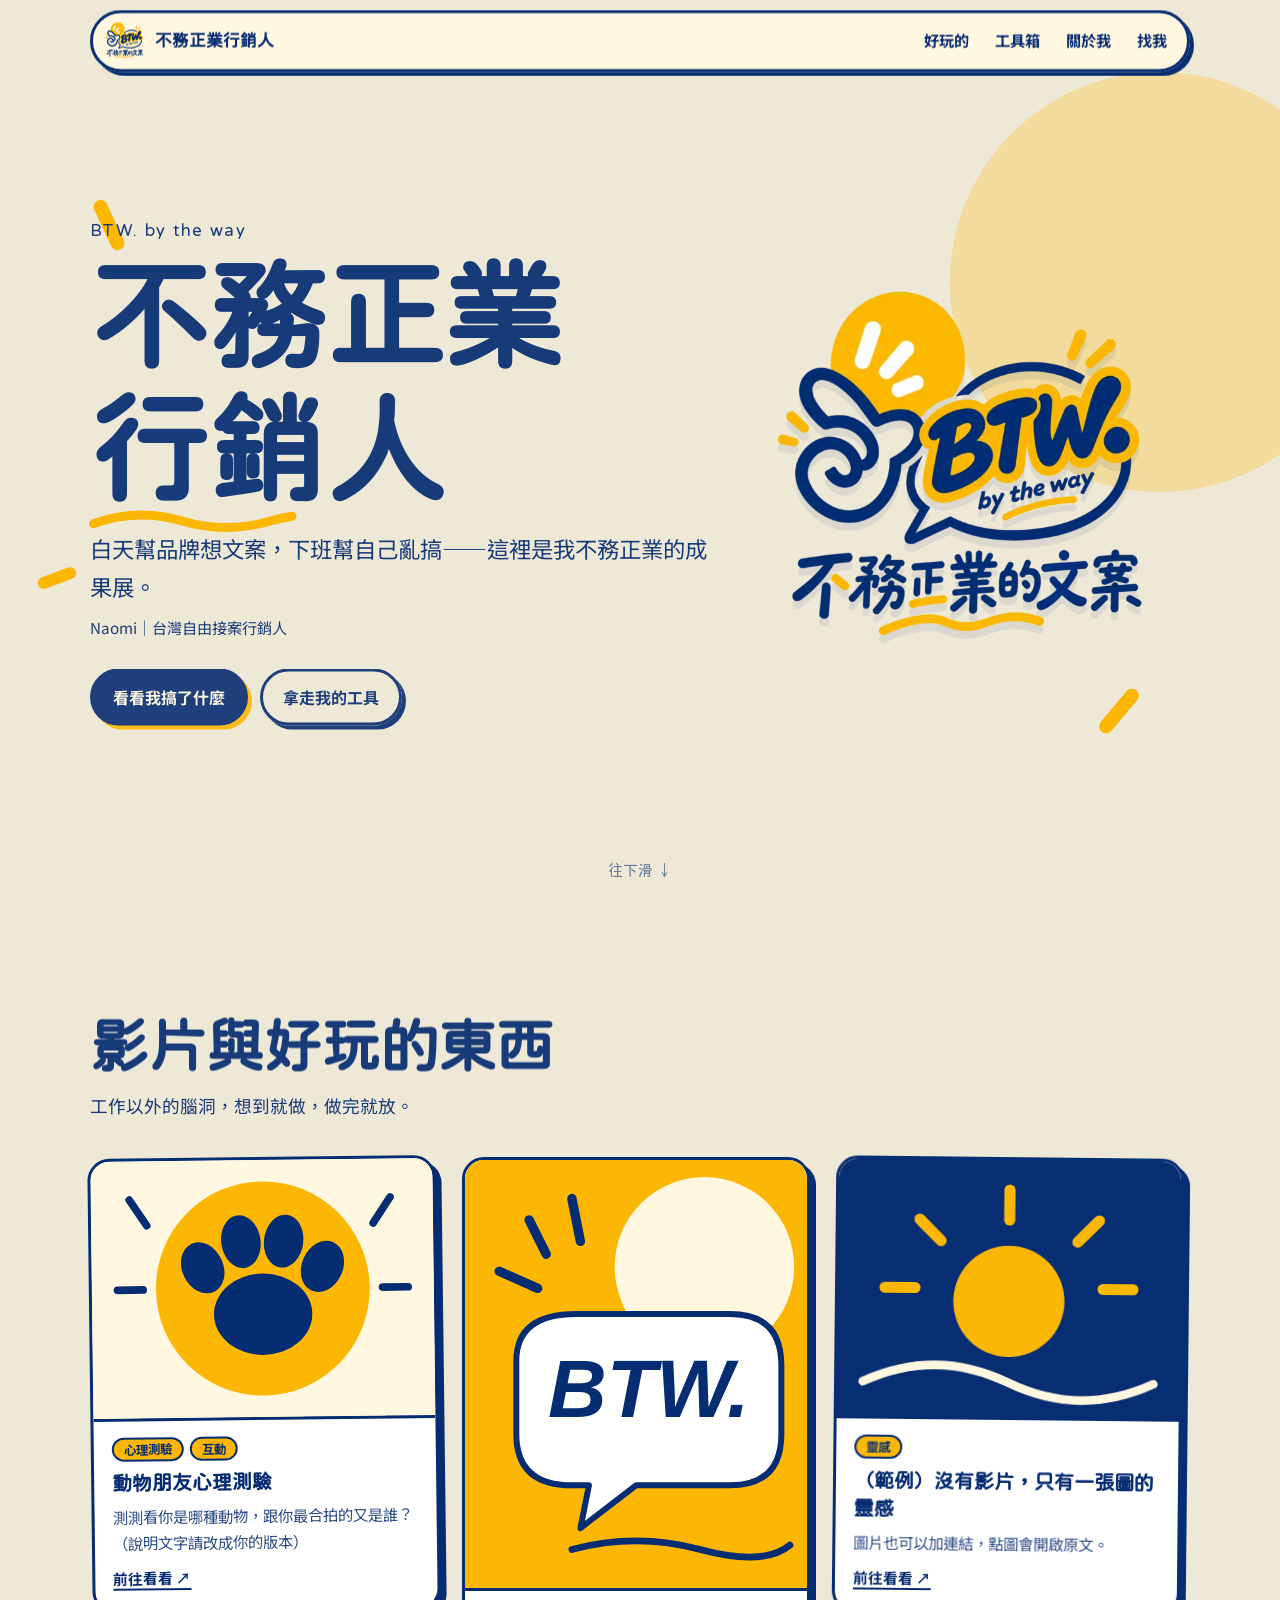
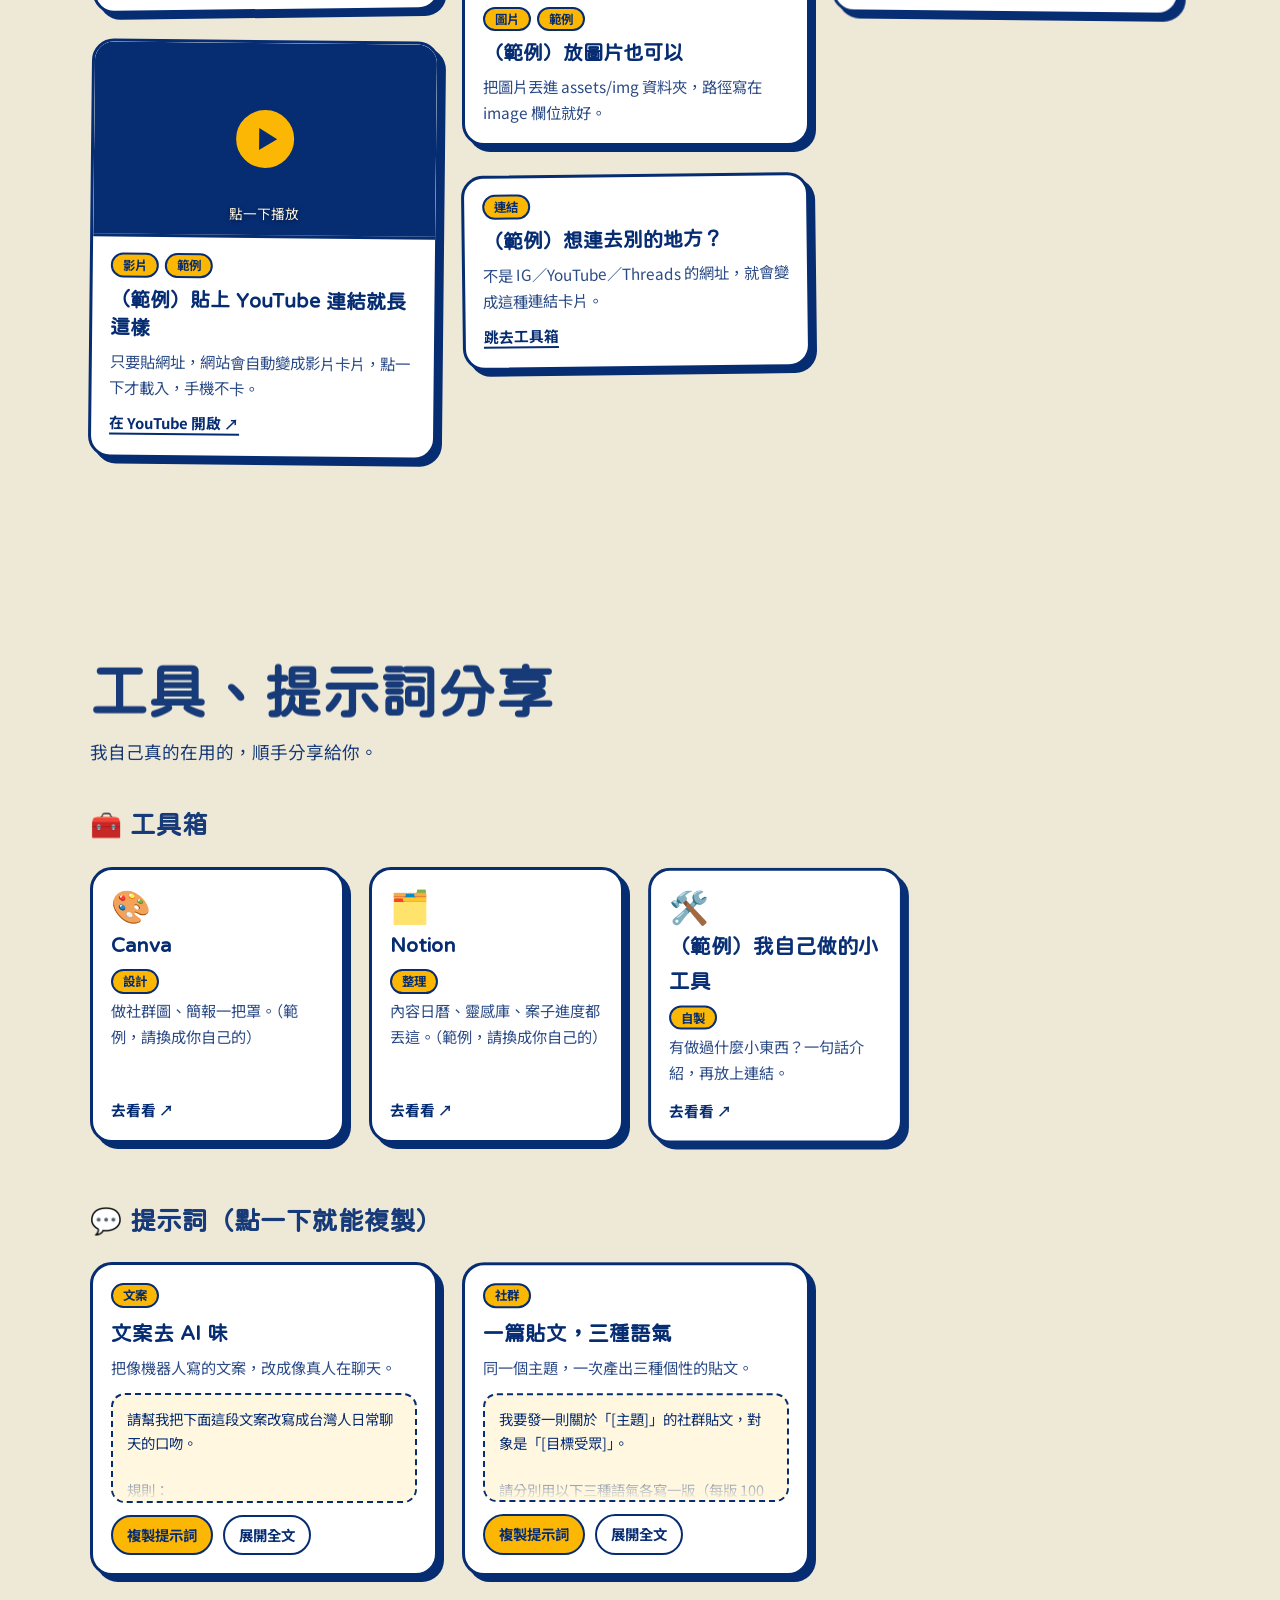
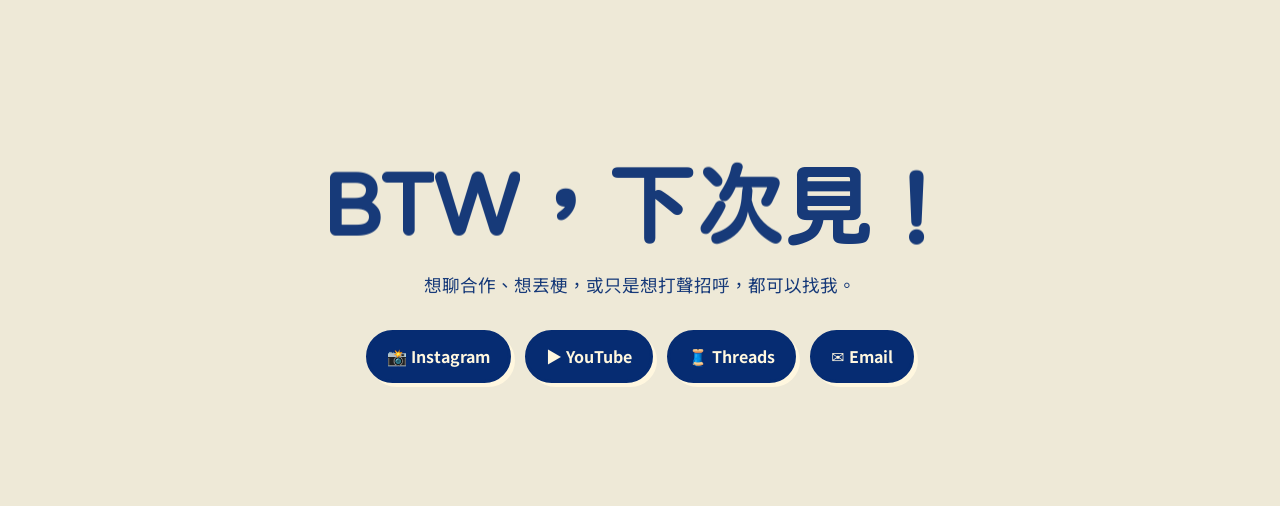
<file: index.html>
<!doctype html>
<html lang="zh-Hant-TW">
<head>
  <meta charset="utf-8">
  <meta name="viewport" content="width=device-width, initial-scale=1, viewport-fit=cover">
  <title>不務正業行銷人｜Naomi 的工作以外作品集</title>
  <meta name="description" content="台灣自由接案行銷人 Naomi，放工作以外的好玩作品、小工具和提示詞的地方。">
  <meta name="theme-color" content="#FFF7DF">
  <!-- 社群分享預覽圖（FB / Threads / LINE 貼連結時看到的）。網站上線後，把下面 og:image 換成完整網址效果最好 -->
  <meta property="og:type" content="website">
  <meta property="og:title" content="不務正業行銷人">
  <meta property="og:description" content="Naomi 放工作以外作品、工具與提示詞的地方。">
  <meta property="og:image" content="assets/img/og.jpg">
  <link rel="icon" type="image/png" href="assets/img/favicon.png">
  <link rel="preconnect" href="https://fonts.googleapis.com">
  <link rel="preconnect" href="https://fonts.gstatic.com" crossorigin>
  <link rel="stylesheet" href="https://fonts.googleapis.com/css2?family=Huninn&family=Noto+Sans+TC:wght@400;500;700&display=swap">
  <link rel="stylesheet" href="assets/style.css">
</head>
<body>
  <a class="skip" href="#works">跳到主要內容</a>

  <header class="site-header" id="header">
    <a class="brand" href="#hero" aria-label="回到頁首">
      <img src="assets/img/logo.webp" alt="" width="44" height="44">
      <span class="brand__name">不務正業行銷人</span>
    </a>
    <nav class="nav" id="nav" aria-label="主選單"></nav>
  </header>

  <main>
    <section class="section hero" id="hero" data-theme="cream">
      <div class="hero__deco" aria-hidden="true">
        <span class="sun"></span>
        <span class="ray ray--1"></span><span class="ray ray--2"></span><span class="ray ray--3"></span>
      </div>
      <div class="hero__inner">
        <div class="hero__text">
          <p class="hero__kicker" id="heroKicker"></p>
          <h1 class="hero__title" id="heroTitle"></h1>
          <p class="hero__intro" id="heroIntro"></p>
          <p class="hero__byline" id="heroByline"></p>
          <div class="hero__buttons" id="heroButtons"></div>
        </div>
        <img class="hero__logo" id="heroLogo" src="assets/img/logo.webp" alt="不務正業的文案 BTW. by the way 標誌" width="420" height="420" fetchpriority="high">
      </div>
      <p class="scroll-cue" aria-hidden="true">往下滑 ↓</p>
    </section>

    <section class="section" id="works" data-theme="yellow" aria-labelledby="worksTitle">
      <div class="section__head">
        <h2 class="section__title" id="worksTitle"></h2>
        <p class="section__sub" id="worksSub"></p>
      </div>
      <div class="wall" id="wall"></div>
    </section>

    <section class="section" id="tools" data-theme="navy" aria-labelledby="toolsTitle">
      <div class="section__head">
        <h2 class="section__title" id="toolsTitle"></h2>
        <p class="section__sub" id="toolsSub"></p>
      </div>
      <h3 class="subhead" id="toolsHeading"></h3>
      <div class="tool-grid" id="toolGrid"></div>
      <h3 class="subhead" id="promptsHeading"></h3>
      <div class="prompt-grid" id="promptGrid"></div>
    </section>
  </main>

  <footer class="section footer" id="contact" data-theme="yellow">
    <h2 class="footer__headline" id="footHeadline"></h2>
    <p class="footer__text" id="footText"></p>
    <ul class="socials" id="socials"></ul>
    <p class="footer__copy" id="footCopy"></p>
  </footer>

  <noscript><p class="notice">這個網站需要開啟 JavaScript 才能顯示內容喔。</p></noscript>

  <script src="assets/vendor/gsap.min.js"></script>
  <script src="assets/vendor/ScrollTrigger.min.js"></script>
  <script src="assets/main.js"></script>
</body>
</html>
</file>
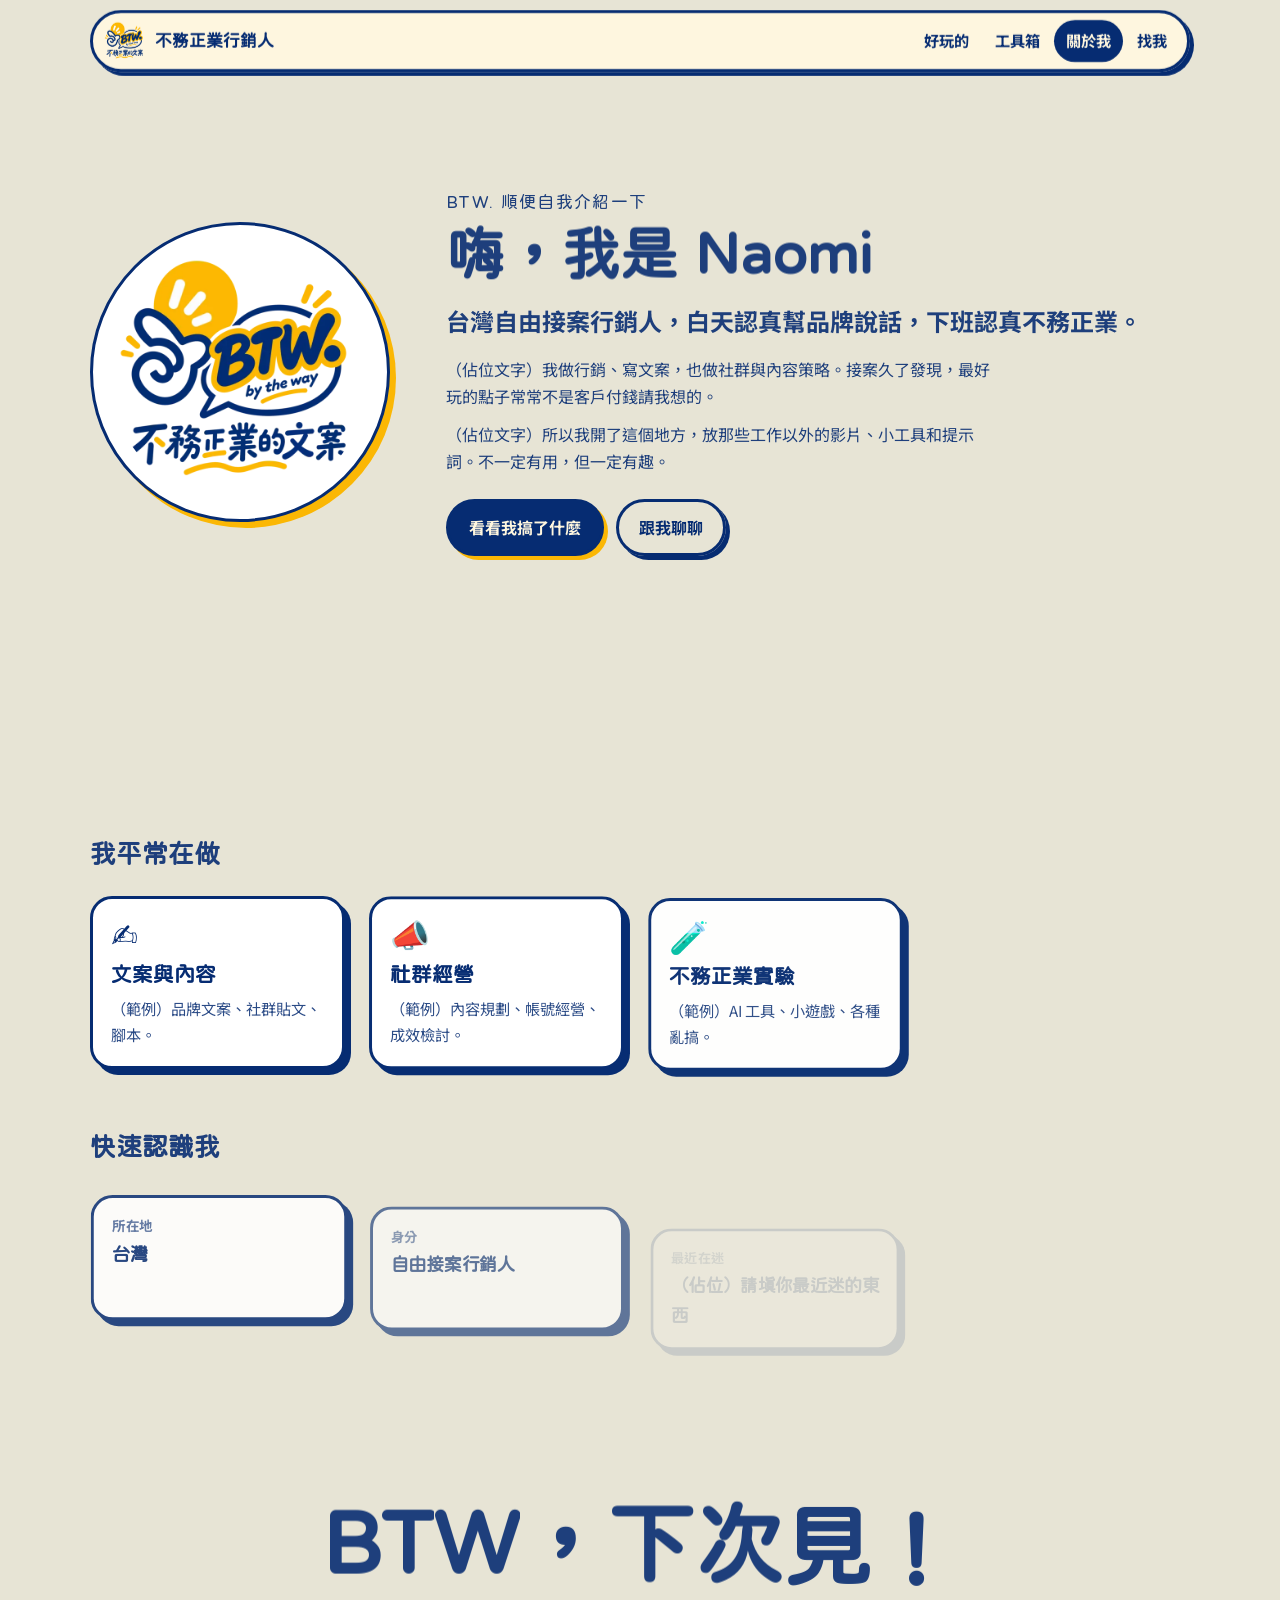
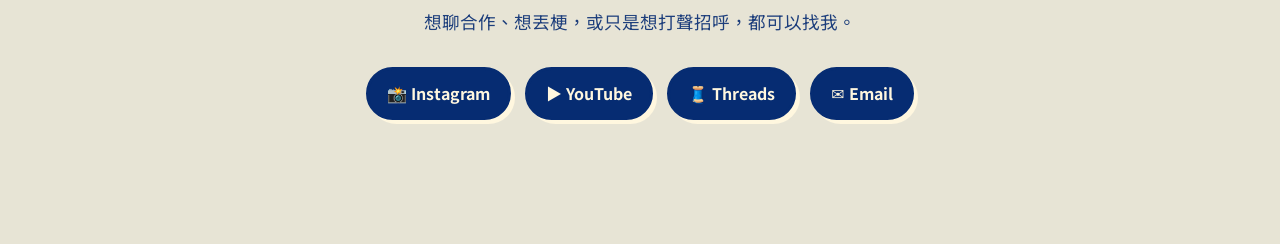
<file: about.html>
<!doctype html>
<html lang="zh-Hant-TW">
<head>
  <meta charset="utf-8">
  <meta name="viewport" content="width=device-width, initial-scale=1, viewport-fit=cover">
  <title>關於我｜不務正業行銷人</title>
  <meta name="description" content="Naomi 的自我介紹：台灣自由接案行銷人。">
  <meta name="theme-color" content="#FFF7DF">
  <meta property="og:type" content="website">
  <meta property="og:title" content="關於我｜不務正業行銷人">
  <meta property="og:image" content="assets/img/og.jpg">
  <link rel="icon" type="image/png" href="assets/img/favicon.png">
  <link rel="preconnect" href="https://fonts.googleapis.com">
  <link rel="preconnect" href="https://fonts.gstatic.com" crossorigin>
  <link rel="stylesheet" href="https://fonts.googleapis.com/css2?family=Huninn&family=Noto+Sans+TC:wght@400;500;700&display=swap">
  <link rel="stylesheet" href="assets/style.css">
</head>
<body data-page="about">
  <a class="skip" href="#aboutMain">跳到主要內容</a>

  <header class="site-header" id="header">
    <a class="brand" href="index.html" aria-label="回到首頁">
      <img src="assets/img/logo.webp" alt="" width="44" height="44">
      <span class="brand__name">不務正業行銷人</span>
    </a>
    <nav class="nav" id="nav" aria-label="主選單"></nav>
  </header>

  <main id="aboutMain">
    <section class="section about" data-theme="cream" aria-labelledby="aboutTitle">
      <div class="about__inner">
        <img class="about__photo" id="aboutPhoto" src="assets/img/logo.webp" alt="" width="320" height="320">
        <div>
          <p class="hero__kicker" id="aboutKicker"></p>
          <h1 class="section__title about__title" id="aboutTitle"></h1>
          <p class="about__lead" id="aboutLead"></p>
          <div class="about__body" id="aboutBody"></div>
          <div class="hero__buttons" id="aboutButtons"></div>
        </div>
      </div>
    </section>

    <section class="section" data-theme="navy" aria-label="我的工作與基本資料">
      <h2 class="subhead" id="aboutDoesTitle"></h2>
      <div class="tool-grid" id="aboutDoes"></div>
      <h2 class="subhead" id="aboutFactsTitle"></h2>
      <div class="facts" id="aboutFacts"></div>
    </section>
  </main>

  <footer class="section footer" id="contact" data-theme="yellow">
    <h2 class="footer__headline" id="footHeadline"></h2>
    <p class="footer__text" id="footText"></p>
    <ul class="socials" id="socials"></ul>
    <p class="footer__copy" id="footCopy"></p>
  </footer>

  <noscript><p class="notice">這個網站需要開啟 JavaScript 才能顯示內容喔。</p></noscript>

  <script src="assets/vendor/gsap.min.js"></script>
  <script src="assets/vendor/ScrollTrigger.min.js"></script>
  <script src="assets/main.js"></script>
</body>
</html>
</file>
<file: assets/style.css>
/* ===== 設計 token（顏色取自 logo） ===== */
:root {
  --navy: #062c72;
  --yellow: #fbb704;
  --cream: #fff7df;
  --white: #fff;
  --font-display: "Huninn", "Noto Sans TC", "PingFang TC", "Microsoft JhengHei", system-ui, sans-serif;
  --font-body: "Noto Sans TC", "PingFang TC", "Microsoft JhengHei", system-ui, sans-serif;
  --shadow: var(--navy);       /* 卡片的硬陰影顏色，隨區塊主題切換 */
  --gutter: clamp(16px, 5vw, 56px);
  --header-h: 68px;
}
[data-theme-now="navy"] { --shadow: var(--yellow); }

*, *::before, *::after { box-sizing: border-box; }
html {
  background-color: var(--cream);
  color: var(--navy);
  scroll-behavior: smooth;
  -webkit-text-size-adjust: 100%;
}
body {
  margin: 0;
  font-family: var(--font-body);
  font-size: 16px;
  line-height: 1.7;
  overflow-x: hidden;
  -webkit-font-smoothing: antialiased;
}
img { max-width: 100%; display: block; }
a { color: inherit; }
h1, h2, h3, p { margin: 0; }
h1, h2, h3 { font-weight: 700; }
:focus-visible { outline: 3px dashed currentColor; outline-offset: 3px; border-radius: 6px; }

.skip { position: absolute; left: 8px; top: -60px; background: var(--navy); color: var(--cream); padding: 8px 14px; border-radius: 10px; z-index: 100; }
.skip:focus { top: 8px; }
.notice { padding: 24px var(--gutter); text-align: center; }

/* ===== 頁首（滑下藏起來、上滑出現） ===== */
.site-header {
  position: fixed; z-index: 50;
  left: 0; right: 0; margin: 0 auto;
  top: max(10px, env(safe-area-inset-top));
  width: min(1100px, calc(100% - 20px));
  display: flex; align-items: center; justify-content: space-between; gap: 8px;
  padding: 6px 8px 6px 10px;
  background: rgba(255, 247, 223, .96);
  color: var(--navy);
  border: 3px solid var(--navy);
  border-radius: 999px;
  box-shadow: 4px 4px 0 var(--navy);
  will-change: transform;
}
.brand { display: flex; align-items: center; gap: 8px; text-decoration: none; font-weight: 700; font-family: var(--font-display); font-size: 1.05rem; }
.brand img { width: 44px; height: 44px; object-fit: contain; }
.brand__name { display: none; }
.nav { display: flex; gap: 2px; }
.nav a {
  text-decoration: none; font-weight: 700; font-size: .95rem;
  padding: 8px 12px; border-radius: 999px; white-space: nowrap;
  transition: background-color .2s, color .2s;
}
.nav a:hover, .nav a:focus-visible { background: var(--yellow); }
@media (min-width: 520px) { .brand__name { display: inline; } }

/* ===== 區塊共用 ===== */
.section {
  position: relative;
  padding: calc(var(--header-h) + 44px) var(--gutter) 88px;
  scroll-margin-top: 0;
}
.section__head { max-width: 1100px; margin: 0 auto 36px; }
.section__title {
  font-family: var(--font-display);
  font-weight: 700;
  font-size: clamp(2rem, 7.5vw, 3.6rem);
  line-height: 1.2;
}
.section__sub { margin-top: 10px; font-size: 1.1rem; opacity: .85; }
.subhead { max-width: 1100px; margin: 0 auto 20px; font-family: var(--font-display); font-weight: 700; font-size: 1.6rem; }
.subhead:not(:first-of-type) { margin-top: 56px; }

/* 標題逐字顯現 */
.ch-mask { display: inline-block; overflow: hidden; vertical-align: top; padding: .08em .02em; margin: -.08em -.02em; }
.ch { display: inline-block; will-change: transform; }

/* ===== 首屏 ===== */
.hero { min-height: 100svh; display: flex; flex-direction: column; justify-content: center; overflow: hidden; padding-bottom: 72px; }
.hero__inner {
  position: relative; z-index: 1;
  max-width: 1100px; width: 100%; margin: 0 auto;
  display: grid; gap: 20px; align-items: center;
}
.hero__logo { height: auto; width: min(44vw, 190px); justify-self: center; grid-row: 1; filter: drop-shadow(0 8px 0 rgba(6, 44, 114, .08)); }
.hero__kicker { font-family: var(--font-display); font-size: 1.05rem; letter-spacing: .08em; }
.hero__title {
  font-family: var(--font-display); font-weight: 700;
  font-size: clamp(3rem, 15.5vw, 7.4rem);
  line-height: 1.12; margin: 6px 0 14px;
}
.hero__line { display: block; position: relative; }
.hero__line:last-child { width: max-content; max-width: 100%; }
.squiggle { position: absolute; left: 0; bottom: -.16em; width: 100%; height: .22em; overflow: visible; pointer-events: none; }
.squiggle path { stroke: var(--yellow); stroke-width: 9; fill: none; stroke-linecap: round; vector-effect: non-scaling-stroke; }
.hero__intro { font-size: clamp(1.1rem, 4.2vw, 1.4rem); max-width: 30em; }
.hero__byline { margin-top: 10px; font-size: .95rem; opacity: .75; }
.hero__buttons { display: flex; flex-wrap: wrap; gap: 12px; margin-top: 26px; }
.btn {
  display: inline-block; text-decoration: none; font-weight: 700;
  padding: 12px 20px; border-radius: 999px;
  background: var(--navy); color: var(--cream);
  border: 3px solid var(--navy);
  box-shadow: 4px 4px 0 var(--yellow);
  transition: translate .2s, box-shadow .2s, background-color .2s, color .2s;
}
.btn:hover { translate: -2px -2px; box-shadow: 6px 6px 0 var(--yellow); }
.btn--ghost { background: transparent; color: var(--navy); box-shadow: 4px 4px 0 var(--navy); }
.btn--ghost:hover { box-shadow: 6px 6px 0 var(--navy); }
@media (min-width: 860px) {
  .hero__inner { grid-template-columns: 1.4fr 1fr; gap: 40px; }
  .hero__logo { grid-row: auto; width: min(100%, 420px); }
}

.hero__deco { position: absolute; inset: 0; pointer-events: none; }
.sun { position: absolute; right: -90px; top: 8%; width: min(60vw, 420px); aspect-ratio: 1; border-radius: 50%; background: var(--yellow); opacity: .28; }
.ray { position: absolute; width: 14px; height: 54px; border-radius: 10px; background: var(--yellow); }
.ray--1 { left: 8%; top: 22%; transform: rotate(-25deg); }
.ray--2 { left: 4%; top: 62%; transform: rotate(70deg); width: 12px; height: 40px; }
.ray--3 { right: 12%; bottom: 18%; transform: rotate(40deg); }
.scroll-cue { position: absolute; left: 0; right: 0; bottom: 22px; text-align: center; font-family: var(--font-display); font-size: .95rem; opacity: .7; }

/* ===== 卡片牆 ===== */
.wall { max-width: 1100px; margin: 0 auto; columns: 1; column-gap: 24px; padding-right: 8px; }
@media (min-width: 640px) { .wall { columns: 2; } }
@media (min-width: 1000px) { .wall { columns: 3; } }

.card {
  break-inside: avoid;
  margin: 0 0 28px;
  background: var(--white); color: var(--navy);
  border: 3px solid var(--navy); border-radius: 22px;
  box-shadow: 6px 6px 0 var(--shadow);
  overflow: hidden;
  transform: rotate(var(--tilt, 0deg));
  transition: transform .25s, box-shadow .25s;
}
.card:nth-child(3n+1) { --tilt: -.7deg; }
.card:nth-child(3n+2) { --tilt: .6deg; }
.card:hover { transform: translate(-2px, -2px); box-shadow: 9px 9px 0 var(--shadow); }
.card__media { position: relative; background: #f1ecdd; border-bottom: 3px solid var(--navy); }
.card__media > img, .card__media > iframe { width: 100%; display: block; border: 0; }
.card__media > a { display: block; }
.facade {
  all: unset; box-sizing: border-box; cursor: pointer;
  position: relative; display: grid; place-items: center; width: 100%;
  aspect-ratio: var(--ratio, 16/9);
  background: var(--navy) center / cover no-repeat;
  color: var(--cream); text-align: center;
}
.facade--ig { background-image: linear-gradient(135deg, #fbb704, #f0527a 60%, #8a45d6); }
.facade--threads { background-color: #101010; }
.facade__label { font-family: var(--font-display); font-size: 1.5rem; text-shadow: 0 2px 0 rgba(0,0,0,.25); }
.facade__hint { position: absolute; bottom: 10px; left: 0; right: 0; font-size: .85rem; text-shadow: 0 1px 4px rgba(0,0,0,.6); }
.facade__play { width: 64px; height: 64px; border-radius: 50%; background: var(--yellow); border: 3px solid var(--navy); display: grid; place-items: center; transition: scale .2s; }
.facade__play::after { content: ""; border-style: solid; border-width: 11px 0 11px 18px; border-color: transparent transparent transparent var(--navy); margin-left: 5px; }
.facade:hover .facade__play, .facade:focus-visible .facade__play { scale: 1.12; }
.facade:focus-visible { outline: 3px dashed var(--yellow); outline-offset: -8px; }

.card__body { padding: 16px 18px 18px; }
.tags { display: flex; flex-wrap: wrap; gap: 6px; margin-bottom: 8px; }
.tag { font-size: .78rem; font-weight: 700; padding: 1px 10px; border-radius: 999px; background: var(--yellow); color: var(--navy); border: 2px solid var(--navy); line-height: 1.5; }
.card__title { font-family: var(--font-display); font-weight: 700; font-size: 1.25rem; line-height: 1.4; }
.card__note { margin-top: 6px; font-size: .96rem; opacity: .85; }
.card__link { display: inline-block; margin-top: 10px; font-weight: 700; font-size: .92rem; text-decoration-thickness: 2px; text-underline-offset: 4px; }
.empty { text-align: center; padding: 30px 0; font-family: var(--font-display); font-size: 1.2rem; }

/* ===== 工具、提示詞 ===== */
.tool-grid, .prompt-grid { max-width: 1100px; margin: 0 auto; display: grid; gap: 24px; padding-right: 8px; }
.tool-grid { grid-template-columns: repeat(auto-fill, minmax(min(100%, 250px), 1fr)); }
.prompt-grid { grid-template-columns: repeat(auto-fill, minmax(min(100%, 330px), 1fr)); align-items: start; }
.tool, .prompt { background: var(--white); color: var(--navy); border: 3px solid var(--navy); border-radius: 22px; box-shadow: 6px 6px 0 var(--shadow); padding: 18px; }
.tool { display: flex; flex-direction: column; text-decoration: none; transition: transform .2s, box-shadow .2s; }
.tool:hover { transform: translate(-2px, -2px); box-shadow: 9px 9px 0 var(--shadow); }
.tool__emoji { font-size: 2rem; line-height: 1; }
.tool__name { font-weight: 700; margin-top: 8px; font-family: var(--font-display); font-size: 1.3rem; }
.tool__note { margin-top: 4px; font-size: .95rem; opacity: .85; flex: 1; }
.tool__go { margin-top: 12px; font-weight: 700; font-size: .92rem; }
.prompt__title { font-family: var(--font-display); font-weight: 700; font-size: 1.3rem; }
.prompt__note { margin-top: 4px; font-size: .95rem; opacity: .85; }
.prompt__code {
  margin: 12px 0 0; padding: 12px 14px; background: var(--cream); border: 2px dashed var(--navy); border-radius: 14px;
  font: .9rem/1.65 var(--font-body); white-space: pre-wrap; word-break: break-word;
  max-height: 7.6em; overflow: hidden; position: relative;
}
.prompt.is-open .prompt__code { max-height: none; }
.prompt:not(.is-open) .prompt__code::after { content: ""; position: absolute; inset: auto 0 0 0; height: 2.6em; background: linear-gradient(transparent, var(--cream)); }
.prompt__actions { display: flex; gap: 10px; margin-top: 12px; }
.pbtn { font: inherit; font-weight: 700; font-size: .9rem; cursor: pointer; padding: 6px 14px; border-radius: 999px; border: 2px solid var(--navy); background: var(--white); color: var(--navy); transition: background-color .2s; }
.pbtn--main { background: var(--yellow); }
.pbtn:hover { background: var(--yellow); }

/* ===== 頁尾 ===== */
.footer { text-align: center; padding-top: 88px; padding-bottom: calc(56px + env(safe-area-inset-bottom)); }
.footer__headline { font-family: var(--font-display); font-weight: 700; font-size: clamp(2.4rem, 11vw, 5.5rem); line-height: 1.2; }
.footer__text { margin: 12px auto 0; max-width: 30em; font-size: 1.1rem; }
.socials { list-style: none; margin: 30px auto 0; padding: 0; display: flex; flex-wrap: wrap; justify-content: center; gap: 14px; }
.socials a { display: inline-block; text-decoration: none; font-weight: 700; padding: 10px 18px; border-radius: 999px; background: var(--navy); color: var(--cream); border: 3px solid var(--navy); box-shadow: 4px 4px 0 var(--cream); transition: translate .2s, box-shadow .2s; }
.socials a:hover { translate: -2px -2px; box-shadow: 6px 6px 0 var(--cream); }
.footer__copy { margin-top: 44px; font-size: .85rem; opacity: .7; }

@media (prefers-reduced-motion: reduce) {
  html { scroll-behavior: auto; }
  * { transition-duration: .01ms !important; }
}

/* ===== 自我介紹頁 ===== */
.about { min-height: 80svh; display: flex; align-items: center; }
.about__inner { max-width: 1100px; margin: 0 auto; width: 100%; display: grid; gap: 28px; align-items: center; }
.about__photo { width: min(60vw, 260px); height: auto; justify-self: center; border: 3px solid var(--navy); border-radius: 50%; background: var(--white); padding: 16px; box-shadow: 6px 6px 0 var(--yellow); }
.about__title { margin: 4px 0 12px; }
.about__lead { font-size: clamp(1.15rem, 4.4vw, 1.5rem); font-weight: 700; }
.about__body { margin-top: 14px; display: grid; gap: 10px; max-width: 34em; }
.about .hero__buttons { margin-top: 24px; }
.nav a[aria-current="page"] { background: var(--navy); color: var(--cream); }
.facts { max-width: 1100px; margin: 0 auto; display: grid; gap: 20px; grid-template-columns: repeat(auto-fill, minmax(min(100%, 240px), 1fr)); padding-right: 8px; }
.fact { background: var(--white); color: var(--navy); border: 3px solid var(--navy); border-radius: 22px; box-shadow: 6px 6px 0 var(--shadow); padding: 16px 18px; display: flex; flex-direction: column; gap: 2px; }
.fact__label { font-size: .85rem; font-weight: 700; opacity: .7; }
.fact__value { font-family: var(--font-display); font-weight: 700; font-size: 1.15rem; }
@media (min-width: 860px) {
  .about__inner { grid-template-columns: 300px 1fr; gap: 56px; }
  .about__photo { width: 100%; }
}
</file>
